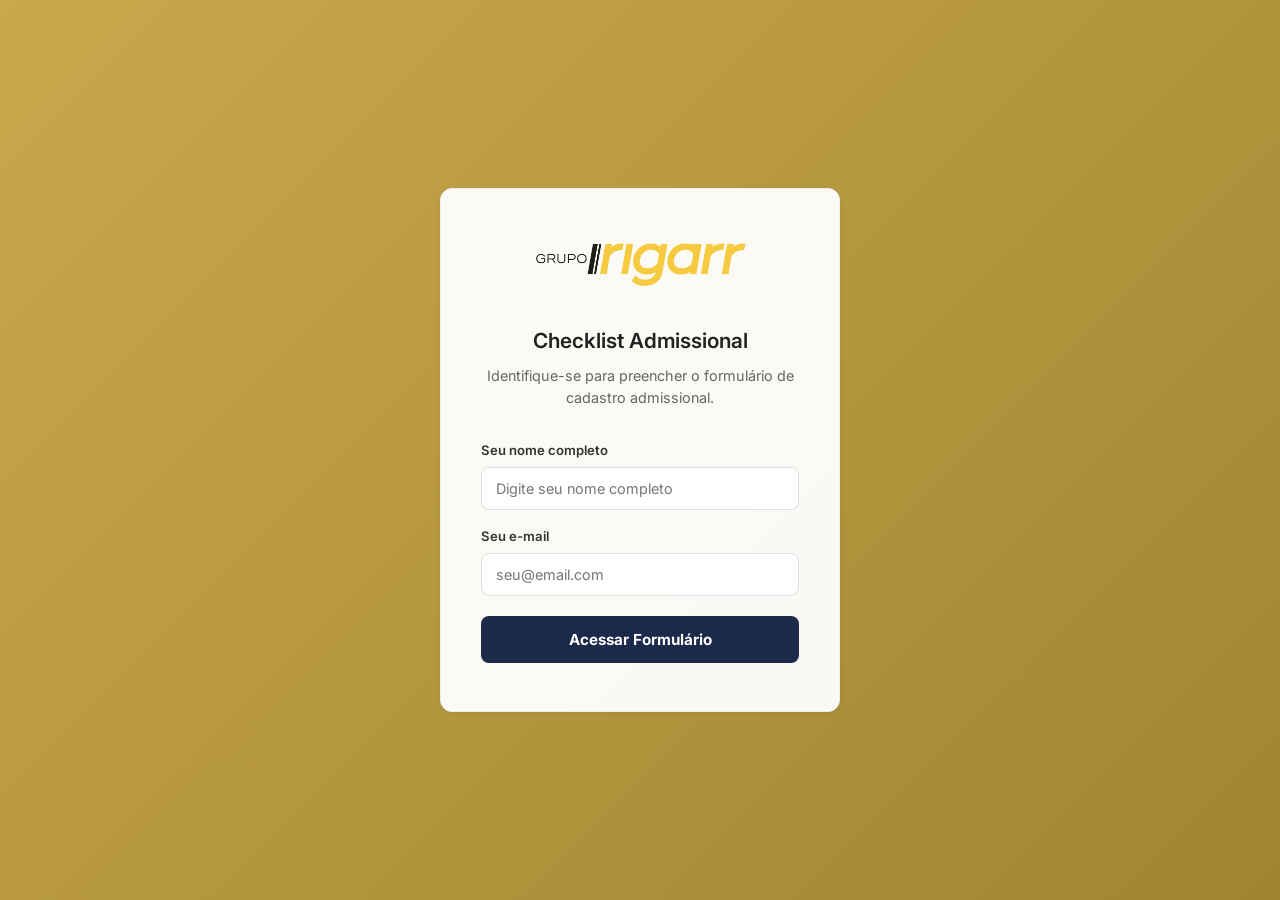
<file: index.html>
<!DOCTYPE html>
<html lang="pt-BR">
<head>
    <meta charset="UTF-8">
    <meta name="viewport" content="width=device-width, initial-scale=1.0">
    <title>Checklist Admissional - Grupo Rigarr</title>
    <link rel="icon" href="assets/logo-grupo-rigarr.png" type="image/png">
    <link rel="stylesheet" href="css/style.css?v=42">
    <link href="https://fonts.googleapis.com/css2?family=Inter:wght@400;500;600;700&display=swap" rel="stylesheet">

</head>
<body>

    <!-- TELA DE LOGIN SIMPLES -->
    <div id="login-screen" class="login-screen">
        <div class="login-card">
            <img src="assets/logo-grupo-rigarr.png" alt="Grupo Rigarr" class="login-logo">
            <h1>Checklist Admissional</h1>
            <p>Identifique-se para preencher o formulário de cadastro admissional.</p>
            <div class="login-form">
                <div class="login-field">
                    <label for="loginNome">Seu nome completo</label>
                    <input type="text" id="loginNome" placeholder="Digite seu nome completo" required>
                </div>
                <div class="login-field">
                    <label for="loginEmail">Seu e-mail</label>
                    <input type="email" id="loginEmail" placeholder="seu@email.com" required>
                </div>
                <button class="btn-login" onclick="entrarFormulario()">Acessar Formulário</button>
            </div>
            <p id="login-error" class="login-error" style="display:none;"></p>
        </div>
    </div>

    <!-- FORMULARIO PRINCIPAL -->
    <div id="app" class="app-form" style="display:none;">

        <!-- CONTEUDO -->
        <main class="main-content main-content-full">
            <header class="top-bar">
                <h2>Checklist Admissional</h2>
                <button type="submit" form="formAdmissional" class="btn-submit-top">Enviar</button>
            </header>

            <div class="form-container">
                <div class="form-header">
                    <img src="assets/logo-grupo-rigarr.png" alt="Grupo Rigarr" class="form-logo">
                    <p class="form-description">
                        Preencha todos os campos obrigatórios para o cadastro admissional.<br>
                        Documentos e informações são essenciais para o processo de contratação.
                    </p>
                </div>

                <form id="formAdmissional" novalidate>

                    <!-- ========== SEÇÃO 1 ========== -->
                    <div class="section-title">SEÇÃO 1 — DADOS DO COLABORADOR</div>
                    <p class="section-subtitle">Preencha com seus dados pessoais.</p>

                    <!-- Nome Completo -->
                    <div class="form-group">
                        <label for="nomeCompleto">Nome Completo <span class="required">*</span></label>
                        <input type="text" id="nomeCompleto" name="nomeCompleto" required placeholder="Digite seu nome completo">
                    </div>

                    <!-- Telefone -->
                    <div class="form-group">
                        <label for="telefone">Telefone <span class="required">*</span></label>
                        <input type="tel" id="telefone" name="telefone" required placeholder="Ex: (00) 00000-0000"
                            maxlength="15">
                        <small>Insira um número de telefone válido. Ex: (00) 00000-0000</small>
                    </div>

                    <!-- Data de Nascimento -->
                    <div class="form-group">
                        <label for="dataNascimento">Data de nascimento <span class="required">*</span></label>
                        <input type="date" id="dataNascimento" name="dataNascimento" required>
                    </div>

                    <!-- Sexo -->
                    <div class="form-group">
                        <label>Sexo <span class="required">*</span></label>
                        <div class="btn-group" id="sexoGroup">
                            <button type="button" class="btn-option" data-field="sexo" data-value="Masculino">Masculino</button>
                            <button type="button" class="btn-option" data-field="sexo" data-value="Feminino">Feminino</button>
                        </div>
                        <input type="hidden" id="sexo" name="sexo" required>
                    </div>

                    <!-- Certificado de Reservista (condicional: Masculino) -->
                    <div class="form-group conditional" id="reservistaGroup" style="display:none;">
                        <label for="certificadoReservista">Anexe seu Certificado de Reservista <span class="required">*</span></label>
                        <div class="file-upload" id="dropReservista">
                            <input type="file" id="certificadoReservista" name="certificadoReservista" accept=".pdf,.jpg,.jpeg,.png">
                            <div class="file-upload-label">
                                <span class="file-icon">&#128196;</span>
                                <span>Clique ou arraste o arquivo aqui</span>
                            </div>
                            <div class="file-name" id="fileNameReservista"></div>
                        </div>
                    </div>

                    <!-- Estado Civil -->
                    <div class="form-group">
                        <label>Estado civil <span class="required">*</span></label>
                        <div class="btn-group btn-group-wrap" id="estadoCivilGroup">
                            <button type="button" class="btn-option" data-field="estadoCivil" data-value="Solteiro(a)">Solteiro(a)</button>
                            <button type="button" class="btn-option" data-field="estadoCivil" data-value="Casado(a)">Casado(a)</button>
                            <button type="button" class="btn-option" data-field="estadoCivil" data-value="União estável">União estável</button>
                            <button type="button" class="btn-option" data-field="estadoCivil" data-value="Divorciado(a)">Divorciado(a)</button>
                            <button type="button" class="btn-option" data-field="estadoCivil" data-value="Viúvo(a)">Viúvo(a)</button>
                        </div>
                        <input type="hidden" id="estadoCivil" name="estadoCivil" required>
                    </div>

                    <!-- Certidão de Casamento (condicional: Casado/União estável) -->
                    <div class="form-group conditional" id="casamentoGroup" style="display:none;">
                        <label for="certidaoCasamento">Anexe sua Certidão de Casamento <span class="required">*</span></label>
                        <div class="file-upload" id="dropCasamento">
                            <input type="file" id="certidaoCasamento" name="certidaoCasamento" accept=".pdf,.jpg,.jpeg,.png">
                            <div class="file-upload-label">
                                <span class="file-icon">&#128196;</span>
                                <span>Clique ou arraste o arquivo aqui</span>
                            </div>
                            <div class="file-name" id="fileNameCasamento"></div>
                        </div>
                    </div>

                    <!-- Nome do Pai -->
                    <div class="form-group">
                        <label for="nomePai">Nome do pai <span class="required">*</span></label>
                        <input type="text" id="nomePai" name="nomePai" required placeholder="Nome completo do pai">
                    </div>

                    <!-- Nome da Mãe -->
                    <div class="form-group">
                        <label for="nomeMae">Nome da mãe <span class="required">*</span></label>
                        <input type="text" id="nomeMae" name="nomeMae" required placeholder="Nome completo da mãe">
                    </div>

                    <!-- RG -->
                    <div class="form-group">
                        <label for="rg">RG <span class="required">*</span></label>
                        <input type="text" id="rg" name="rg" required placeholder="Número do RG">
                    </div>

                    <!-- CPF -->
                    <div class="form-group">
                        <label for="cpf">CPF <span class="required">*</span></label>
                        <input type="text" id="cpf" name="cpf" required placeholder="000.000.000-00" maxlength="14">
                    </div>

                    <!-- Motorista -->
                    <div class="form-group">
                        <label>Você está sendo contratado para a função de Motorista? <span class="required">*</span></label>
                        <div class="btn-group" id="motoristaGroup">
                            <button type="button" class="btn-option" data-field="motorista" data-value="Sim">Sim</button>
                            <button type="button" class="btn-option" data-field="motorista" data-value="Não">Não</button>
                        </div>
                        <input type="hidden" id="motorista" name="motorista" required>
                    </div>

                    <!-- CNH (condicional: Motorista = Sim) -->
                    <div class="form-group conditional" id="cnhGroup" style="display:none;">
                        <label for="cnhDocumento">Anexe sua CNH <span class="required">*</span></label>
                        <div class="file-upload" id="dropCnh">
                            <input type="file" id="cnhDocumento" name="cnhDocumento" accept=".pdf,.jpg,.jpeg,.png">
                            <div class="file-upload-label">
                                <span class="file-icon">&#128196;</span>
                                <span>Clique ou arraste o arquivo aqui</span>
                            </div>
                            <div class="file-name" id="fileNameCnh"></div>
                        </div>
                    </div>

                    <!-- PIS -->
                    <div class="form-group">
                        <label for="pis">PIS</label>
                        <input type="text" id="pis" name="pis" placeholder="Número do PIS">
                    </div>

                    <!-- Comprovante PIS -->
                    <div class="form-group">
                        <label for="comprovantePis">Anexe um comprovante do seu número de PIS</label>
                        <div class="file-upload" id="dropPis">
                            <input type="file" id="comprovantePis" name="comprovantePis" accept=".pdf,.jpg,.jpeg,.png">
                            <div class="file-upload-label">
                                <span class="file-icon">&#128196;</span>
                                <span>Clique ou arraste o arquivo aqui</span>
                            </div>
                            <div class="file-name" id="fileNamePis"></div>
                        </div>
                        <small>Pode ser print do app Meu INSS, Carteira de Trabalho Digital ou outro documento oficial onde apareça o número do PIS de forma legível.</small>
                    </div>

                    <!-- Email -->
                    <div class="form-group">
                        <label for="emailColaborador">Email <span class="required">*</span></label>
                        <input type="email" id="emailColaborador" name="emailColaborador" required placeholder="seu@email.com">
                    </div>

                    <!-- Endereço Completo -->
                    <div class="form-group">
                        <label for="endereco">Endereço completo <span class="required">*</span></label>
                        <input type="text" id="endereco" name="endereco" required placeholder="Rua, número, complemento">
                    </div>

                    <!-- Bairro -->
                    <div class="form-group">
                        <label for="bairro">Bairro <span class="required">*</span></label>
                        <input type="text" id="bairro" name="bairro" required placeholder="Bairro">
                    </div>

                    <!-- Cidade/Estado -->
                    <div class="form-group">
                        <label for="cidadeEstado">Cidade/Estado <span class="required">*</span></label>
                        <select id="cidadeEstado" name="cidadeEstado" required>
                            <option value="">Selecione...</option>
                            <option value="AC">Acre (AC)</option>
                            <option value="AL">Alagoas (AL)</option>
                            <option value="AP">Amapá (AP)</option>
                            <option value="AM">Amazonas (AM)</option>
                            <option value="BA">Bahia (BA)</option>
                            <option value="CE">Ceará (CE)</option>
                            <option value="DF">Distrito Federal (DF)</option>
                            <option value="ES">Espírito Santo (ES)</option>
                            <option value="GO">Goiás (GO)</option>
                            <option value="MA">Maranhão (MA)</option>
                            <option value="MT">Mato Grosso (MT)</option>
                            <option value="MS">Mato Grosso do Sul (MS)</option>
                            <option value="MG">Minas Gerais (MG)</option>
                            <option value="PA">Pará (PA)</option>
                            <option value="PB">Paraíba (PB)</option>
                            <option value="PR">Paraná (PR)</option>
                            <option value="PE">Pernambuco (PE)</option>
                            <option value="PI">Piauí (PI)</option>
                            <option value="RJ">Rio de Janeiro (RJ)</option>
                            <option value="RN">Rio Grande do Norte (RN)</option>
                            <option value="RS">Rio Grande do Sul (RS)</option>
                            <option value="RO">Rondônia (RO)</option>
                            <option value="RR">Roraima (RR)</option>
                            <option value="SC">Santa Catarina (SC)</option>
                            <option value="SP">São Paulo (SP)</option>
                            <option value="SE">Sergipe (SE)</option>
                            <option value="TO">Tocantins (TO)</option>
                        </select>
                    </div>

                    <!-- Comprovante de Residência -->
                    <div class="form-group">
                        <label for="comprovanteResidencia">Anexe o Comprovante de Residência <span class="required">*</span></label>
                        <div class="file-upload" id="dropResidencia">
                            <input type="file" id="comprovanteResidencia" name="comprovanteResidencia" required accept=".pdf,.jpg,.jpeg,.png">
                            <div class="file-upload-label">
                                <span class="file-icon">&#128196;</span>
                                <span>Clique ou arraste o arquivo aqui</span>
                            </div>
                            <div class="file-name" id="fileNameResidencia"></div>
                        </div>
                        <small>Insira SOMENTE o comprovante de residência atualizado (últimos 90 dias, com seu nome ou de responsável legal).</small>
                    </div>

                    <!-- Escolaridade -->
                    <div class="form-group">
                        <label>Escolaridade <span class="required">*</span></label>
                        <div class="btn-group btn-group-wrap" id="escolaridadeGroup">
                            <button type="button" class="btn-option" data-field="escolaridade" data-value="Ensino Fundamental Incompleto">Ensino Fundamental Incompleto</button>
                            <button type="button" class="btn-option" data-field="escolaridade" data-value="Ensino Fundamental Completo">Ensino Fundamental Completo</button>
                            <button type="button" class="btn-option" data-field="escolaridade" data-value="Ensino Médio Incompleto">Ensino Médio Incompleto</button>
                            <button type="button" class="btn-option" data-field="escolaridade" data-value="Ensino Médio Completo">Ensino Médio Completo</button>
                            <button type="button" class="btn-option" data-field="escolaridade" data-value="Ensino Superior Incompleto">Ensino Superior Incompleto</button>
                            <button type="button" class="btn-option" data-field="escolaridade" data-value="Ensino Superior Completo">Ensino Superior Completo</button>
                            <button type="button" class="btn-option" data-field="escolaridade" data-value="Pós-graduação">Pós-graduação</button>
                            <button type="button" class="btn-option" data-field="escolaridade" data-value="Mestrado/Doutorado">Mestrado/Doutorado</button>
                            <button type="button" class="btn-option" data-field="escolaridade" data-value="Outro">Outro</button>
                        </div>
                        <input type="hidden" id="escolaridade" name="escolaridade" required>
                    </div>

                    <!-- Comprovante Escolaridade (aparece só após selecionar escolaridade) -->
                    <div class="form-group" id="grupoComprovanteEscolaridade" style="display:none;">
                        <label for="comprovanteEscolaridade">Anexe o Comprovante de Escolaridade <span class="required">*</span></label>
                        <div class="file-upload" id="dropEscolaridade">
                            <input type="file" id="comprovanteEscolaridade" name="comprovanteEscolaridade" required accept=".pdf,.jpg,.jpeg,.png">
                            <div class="file-upload-label">
                                <span class="file-icon">&#128196;</span>
                                <span>Clique ou arraste o arquivo aqui</span>
                            </div>
                            <div class="file-name" id="fileNameEscolaridade"></div>
                        </div>
                        <small>Insira SOMENTE o comprovante de escolaridade (certificado, diploma ou declaração).</small>
                    </div>

                    <!-- Conta Itaú -->
                    <div class="form-group">
                        <label>Possui conta no Itaú? <span class="required">*</span></label>
                        <div class="btn-group" id="contaItauGroup">
                            <button type="button" class="btn-option" data-field="contaItau" data-value="Sim">Sim</button>
                            <button type="button" class="btn-option" data-field="contaItau" data-value="Não">Não</button>
                        </div>
                        <input type="hidden" id="contaItau" name="contaItau" required>
                    </div>

                    <!-- Filhos -->
                    <div class="form-group">
                        <label>Possui filhos? <span class="required">*</span></label>
                        <div class="btn-group" id="filhosGroup">
                            <button type="button" class="btn-option" data-field="filhos" data-value="Sim">Sim</button>
                            <button type="button" class="btn-option" data-field="filhos" data-value="Não">Não</button>
                        </div>
                        <input type="hidden" id="filhos" name="filhos" required>
                    </div>

                    <!-- Certidão de Nascimento dos Filhos (condicional: Filhos = Sim) -->
                    <div class="form-group conditional" id="filhosDocGroup" style="display:none;">
                        <label for="certidaoFilhos">Anexe a Certidão de Nascimento dos filhos <span class="required">*</span></label>
                        <div class="file-upload" id="dropFilhos">
                            <input type="file" id="certidaoFilhos" name="certidaoFilhos" accept=".pdf,.jpg,.jpeg,.png" multiple>
                            <div class="file-upload-label">
                                <span class="file-icon">&#128196;</span>
                                <span>Clique ou arraste os arquivos aqui (múltiplos permitidos)</span>
                            </div>
                            <div class="file-name" id="fileNameFilhos"></div>
                        </div>
                    </div>

                    <!-- ========== SEÇÃO 2 ========== -->
                    <div class="section-title">SEÇÃO 2 — DOCUMENTOS DO COLABORADOR</div>
                    <p class="section-subtitle">Faça upload dos documentos obrigatórios.</p>

                    <!-- CTPS Digital -->
                    <div class="form-group">
                        <label for="ctpsDigital">Anexe sua CTPS Digital <span class="required">*</span></label>
                        <div class="file-upload" id="dropCtps">
                            <input type="file" id="ctpsDigital" name="ctpsDigital" required accept=".pdf,.jpg,.jpeg,.png">
                            <div class="file-upload-label">
                                <span class="file-icon">&#128196;</span>
                                <span>Clique ou arraste o arquivo aqui</span>
                            </div>
                            <div class="file-name" id="fileNameCtps"></div>
                        </div>
                    </div>

                    <!-- PDF Carteira de Trabalho Digital -->
                    <div class="form-group">
                        <label for="pdfCarteiraTrabalho">Envie um PDF da Carteira de Trabalho Digital <span class="required">*</span></label>
                        <div class="file-upload" id="dropCarteira">
                            <input type="file" id="pdfCarteiraTrabalho" name="pdfCarteiraTrabalho" required accept=".pdf">
                            <div class="file-upload-label">
                                <span class="file-icon">&#128196;</span>
                                <span>Clique ou arraste o arquivo aqui</span>
                            </div>
                            <div class="file-name" id="fileNameCarteira"></div>
                        </div>
                        <small>Envie um PDF da Carteira de Trabalho Digital onde apareçam seus dados pessoais (nome completo) e número do CPF de forma legível. Caso tenha dificuldade para acessar, informe para que possamos orientar.</small>
                    </div>

                    <!-- Foto 3x4 -->
                    <div class="form-group">
                        <label for="foto3x4">Envie uma foto recente <span class="required">*</span></label>
                        <div class="file-upload" id="dropFoto">
                            <input type="file" id="foto3x4" name="foto3x4" required accept=".jpg,.jpeg,.png">
                            <div class="file-upload-label">
                                <span class="file-icon">&#128247;</span>
                                <span>Clique ou arraste a foto aqui</span>
                            </div>
                            <div class="file-name" id="fileNameFoto"></div>
                        </div>
                        <small>Envie uma foto recente, de frente, com boa iluminação e fundo neutro. Pode ser uma selfie em boa qualidade. Não utilize boné, óculos escuros ou qualquer acessório que cubra o rosto.</small>
                    </div>

                    <!-- Documento de Etnia -->
                    <div class="form-group">
                        <label>Você recebeu o documento de etnia?</label>
                        <div class="btn-group" id="etniaGroup">
                            <button type="button" class="btn-option" data-field="documentoEtnia" data-value="Sim">Sim</button>
                            <button type="button" class="btn-option" data-field="documentoEtnia" data-value="Não">Não</button>
                        </div>
                        <input type="hidden" id="documentoEtnia" name="documentoEtnia">
                    </div>

                    <!-- Vale Transporte -->
                    <div class="form-group">
                        <label>Você recebeu o formulário de vale transporte?</label>
                        <div class="btn-group" id="valeTransporteGroup">
                            <button type="button" class="btn-option" data-field="valeTransporte" data-value="Sim">Sim</button>
                            <button type="button" class="btn-option" data-field="valeTransporte" data-value="Não">Não</button>
                        </div>
                        <input type="hidden" id="valeTransporte" name="valeTransporte">
                    </div>

                    <!-- Declaração -->
                    <div class="form-group">
                        <label>Declaro que as informações e documentos enviados são verdadeiros. <span class="required">*</span></label>
                        <div class="btn-group" id="declaracaoGroup">
                            <button type="button" class="btn-option" data-field="declaracao" data-value="Sim">Sim</button>
                            <button type="button" class="btn-option" data-field="declaracao" data-value="Não">Não</button>
                        </div>
                        <input type="hidden" id="declaracao" name="declaracao" required>
                    </div>

                    <!-- Botão Enviar -->
                    <div class="form-actions">
                        <button type="submit" class="btn-submit" id="btnSubmit">
                            <span class="btn-text">Enviar Cadastro</span>
                            <span class="btn-loading" style="display:none;">
                                <span class="spinner"></span> Enviando...
                            </span>
                        </button>
                    </div>

                </form>

                <!-- Mensagem de sucesso -->
                <div id="successMessage" class="success-message" style="display:none;">
                    <div class="success-icon">&#10004;</div>
                    <h2>Cadastro enviado com sucesso!</h2>
                    <p>Seus dados e documentos foram recebidos pelo RH do Grupo Rigarr.</p>
                    <p style="margin-top:8px; color:#666; font-size:0.95rem;">Obrigado por preencher o formulário. Você já pode fechar esta página.</p>
                </div>
            </div>
        </main>
    </div>

    <script src="js/config-empresas.js?v=42"></script>
    <script src="js/script.js?v=42"></script>
    <script>
        // Aplicar tema da empresa ao carregar
        const empresaAtual = detectarEmpresa();
        aplicarTemaEmpresa(empresaAtual);
    </script>
</body>
</html>
</file>
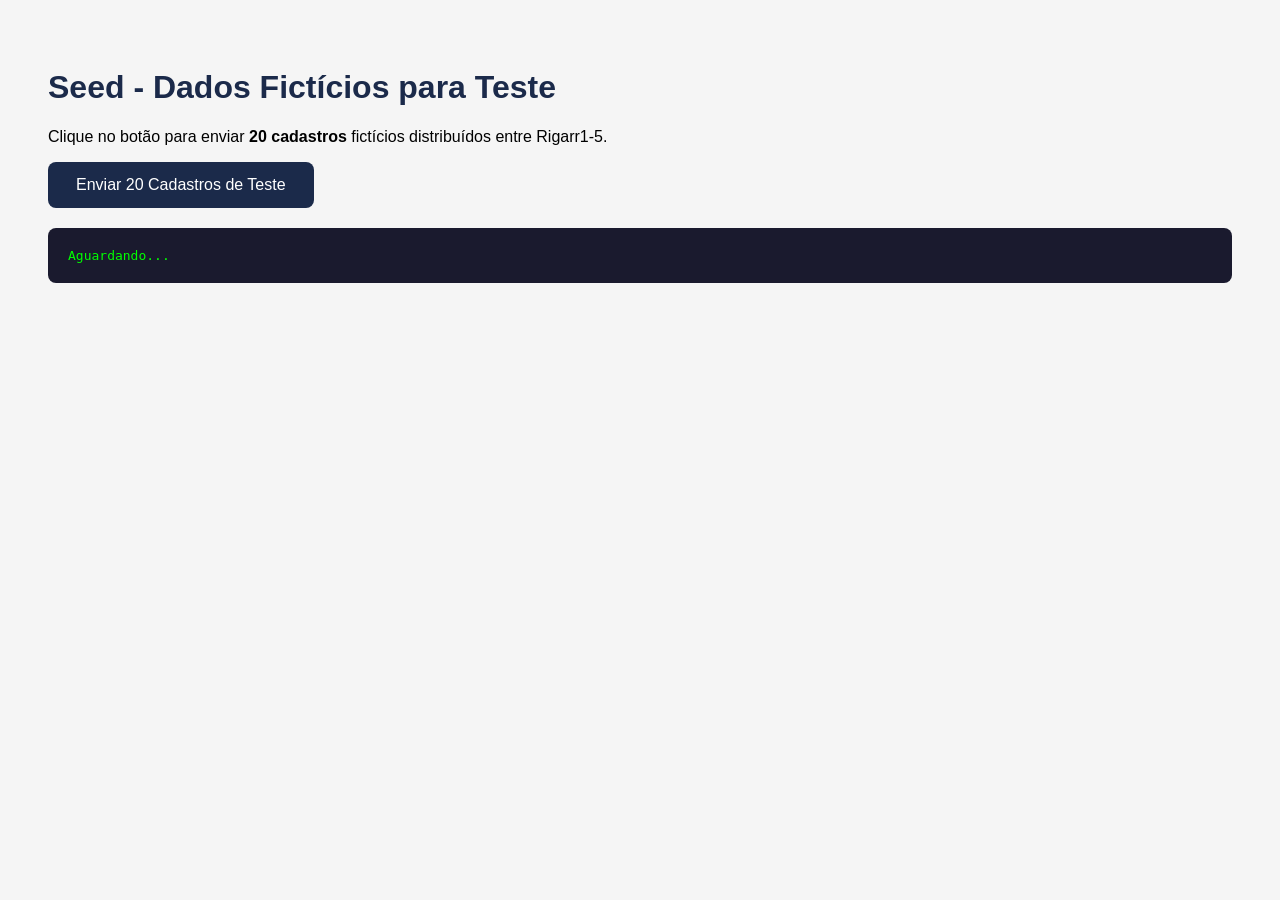
<file: seed-test-data.html>
<!DOCTYPE html>
<html lang="pt-BR">
<head>
    <meta charset="UTF-8">
    <title>Seed Test Data</title>
    <style>
        body { font-family: 'Inter', sans-serif; padding: 40px; background: #f5f5f5; }
        .log { background: #1a1a2e; color: #0f0; padding: 20px; border-radius: 8px; font-family: monospace; font-size: 13px; max-height: 500px; overflow-y: auto; white-space: pre-wrap; }
        button { padding: 14px 28px; font-size: 16px; background: #1B2A4A; color: #fff; border: none; border-radius: 8px; cursor: pointer; margin-bottom: 20px; }
        button:hover { background: #2a3f6b; }
        button:disabled { opacity: 0.5; cursor: not-allowed; }
        h1 { color: #1B2A4A; }
    </style>
</head>
<body>
    <h1>Seed - Dados Fictícios para Teste</h1>
    <p>Clique no botão para enviar <strong>20 cadastros</strong> fictícios distribuídos entre Rigarr1-5.</p>
    <button id="btnSeed" onclick="seedData()">Enviar 20 Cadastros de Teste</button>
    <div id="log" class="log">Aguardando...</div>

    <script>
        const URL = 'https://script.google.com/macros/s/AKfycbxuRCHmYn6zrUfYtx_JdSzygiGQJEW1JYBBG2uSWeaNB9UxqLUa7Dg4-yDOhcjUIDBu/exec';

        const logEl = document.getElementById('log');
        function log(msg) {
            logEl.textContent += '\n' + msg;
            logEl.scrollTop = logEl.scrollHeight;
        }

        const FAKE_PNG_BASE64 = 'iVBORw0KGgoAAAANSUhEUgAAAAEAAAABCAYAAAAfFcSJAAAADUlEQVR42mNk+M9QDwADhgGAWjR9awAAAABJRU5ErkJggg==';
        const FAKE_PDF_BASE64 = '[base64]';

        function fakeFile(name, type) {
            return { name, type, size: 1024, data: type === 'application/pdf' ? FAKE_PDF_BASE64 : FAKE_PNG_BASE64 };
        }

        const empresas = ['Rigarr1', 'Rigarr2', 'Rigarr3', 'Rigarr4', 'Rigarr5'];
        const sexos = ['Masculino', 'Feminino'];
        const estadosCivis = ['Solteiro(a)', 'Casado(a)', 'União estável', 'Divorciado(a)'];
        const escolaridades = ['Ensino Fundamental Completo', 'Ensino Médio Completo', 'Ensino Técnico', 'Ensino Superior Completo', 'Pós-Graduação'];

        const testCadastros = [
            // ===== RIGARR1 (4 pessoas) =====
            {
                empresa: 'Rigarr1', nomeCompleto: 'Carlos Eduardo Silva', telefone: '(11) 98765-4321',
                dataNascimento: '1990-05-15', sexo: 'Masculino', estadoCivil: 'Casado(a)',
                nomePai: 'José Roberto Silva', nomeMae: 'Maria Aparecida Silva',
                rg: '34.567.890-1', cpf: '123.456.789-00', motorista: 'Sim', pis: '123.45678.90-1',
                emailColaborador: 'carlos.silva@gmail.com', endereco: 'Rua das Palmeiras, 450, Apto 12',
                bairro: 'Jardim Paulista', cidadeEstado: 'São Paulo/SP', escolaridade: 'Ensino Superior Completo',
                contaItau: 'Sim', filhos: 'Sim', documentoEtnia: 'Sim', valeTransporte: 'Sim', declaracao: 'Sim'
            },
            {
                empresa: 'Rigarr1', nomeCompleto: 'Fernanda Rodrigues Lima', telefone: '(11) 97654-8899',
                dataNascimento: '1993-08-22', sexo: 'Feminino', estadoCivil: 'Solteiro(a)',
                nomePai: 'Marcos Rodrigues', nomeMae: 'Cláudia Lima Rodrigues',
                rg: '11.222.333-4', cpf: '111.222.333-44', motorista: 'Não', pis: '111.22233.34-5',
                emailColaborador: 'fernanda.lima@gmail.com', endereco: 'Rua Augusta, 1500',
                bairro: 'Consolação', cidadeEstado: 'São Paulo/SP', escolaridade: 'Pós-Graduação',
                contaItau: 'Sim', filhos: 'Não', documentoEtnia: 'Não', valeTransporte: 'Sim', declaracao: 'Sim'
            },
            {
                empresa: 'Rigarr1', nomeCompleto: 'Ricardo Alves Pereira', telefone: '(11) 96543-2100',
                dataNascimento: '1987-01-10', sexo: 'Masculino', estadoCivil: 'Divorciado(a)',
                nomePai: 'Pedro Alves Pereira', nomeMae: 'Sônia Maria Alves',
                rg: '22.333.444-5', cpf: '222.333.444-55', motorista: 'Sim', pis: '222.33344.45-6',
                emailColaborador: 'ricardo.pereira@hotmail.com', endereco: 'Av. Paulista, 900, Cj 45',
                bairro: 'Bela Vista', cidadeEstado: 'São Paulo/SP', escolaridade: 'Ensino Médio Completo',
                contaItau: 'Não', filhos: 'Sim', documentoEtnia: 'Sim', valeTransporte: 'Não', declaracao: 'Sim'
            },
            {
                empresa: 'Rigarr1', nomeCompleto: 'Patrícia Souza Nunes', telefone: '(11) 95432-1098',
                dataNascimento: '1996-11-28', sexo: 'Feminino', estadoCivil: 'Casado(a)',
                nomePai: 'Luiz Souza', nomeMae: 'Helena Nunes Souza',
                rg: '33.444.555-6', cpf: '333.444.555-66', motorista: 'Não', pis: '333.44455.56-7',
                emailColaborador: 'patricia.nunes@yahoo.com', endereco: 'Rua Oscar Freire, 200',
                bairro: 'Pinheiros', cidadeEstado: 'São Paulo/SP', escolaridade: 'Ensino Superior Completo',
                contaItau: 'Sim', filhos: 'Não', documentoEtnia: 'Não', valeTransporte: 'Sim', declaracao: 'Sim'
            },

            // ===== RIGARR2 (4 pessoas) =====
            {
                empresa: 'Rigarr2', nomeCompleto: 'Ana Paula Oliveira', telefone: '(21) 99876-5432',
                dataNascimento: '1988-11-22', sexo: 'Feminino', estadoCivil: 'Solteiro(a)',
                nomePai: 'Fernando Oliveira', nomeMae: 'Regina Célia Oliveira',
                rg: '44.555.666-7', cpf: '987.654.321-00', motorista: 'Não', pis: '987.65432.10-2',
                emailColaborador: 'ana.oliveira@hotmail.com', endereco: 'Av. Brasil, 1200, Bloco B',
                bairro: 'Centro', cidadeEstado: 'Rio de Janeiro/RJ', escolaridade: 'Ensino Médio Completo',
                contaItau: 'Não', filhos: 'Não', documentoEtnia: 'Não', valeTransporte: 'Sim', declaracao: 'Sim'
            },
            {
                empresa: 'Rigarr2', nomeCompleto: 'Diego Martins Costa', telefone: '(21) 98765-1234',
                dataNascimento: '1991-04-17', sexo: 'Masculino', estadoCivil: 'Casado(a)',
                nomePai: 'Gilberto Martins', nomeMae: 'Rosana Costa Martins',
                rg: '55.666.777-8', cpf: '444.555.666-77', motorista: 'Sim', pis: '444.55566.67-8',
                emailColaborador: 'diego.costa@gmail.com', endereco: 'Rua Copacabana, 350, Apto 8',
                bairro: 'Copacabana', cidadeEstado: 'Rio de Janeiro/RJ', escolaridade: 'Ensino Técnico',
                contaItau: 'Sim', filhos: 'Sim', documentoEtnia: 'Sim', valeTransporte: 'Não', declaracao: 'Sim'
            },
            {
                empresa: 'Rigarr2', nomeCompleto: 'Luciana Barbosa Freitas', telefone: '(21) 97654-9876',
                dataNascimento: '1994-09-05', sexo: 'Feminino', estadoCivil: 'União estável',
                nomePai: 'Renato Barbosa', nomeMae: 'Marta Freitas Barbosa',
                rg: '66.777.888-9', cpf: '555.666.777-88', motorista: 'Não', pis: '555.66677.78-9',
                emailColaborador: 'luciana.freitas@outlook.com', endereco: 'Rua Barata Ribeiro, 78',
                bairro: 'Botafogo', cidadeEstado: 'Rio de Janeiro/RJ', escolaridade: 'Ensino Superior Completo',
                contaItau: 'Não', filhos: 'Sim', documentoEtnia: 'Não', valeTransporte: 'Sim', declaracao: 'Sim'
            },
            {
                empresa: 'Rigarr2', nomeCompleto: 'Thiago Ramos Araújo', telefone: '(21) 96543-8765',
                dataNascimento: '1986-02-14', sexo: 'Masculino', estadoCivil: 'Solteiro(a)',
                nomePai: 'Osvaldo Ramos', nomeMae: 'Eliane Araújo Ramos',
                rg: '77.888.999-0', cpf: '666.777.888-99', motorista: 'Sim', pis: '666.77788.89-0',
                emailColaborador: 'thiago.araujo@gmail.com', endereco: 'Av. Atlântica, 500',
                bairro: 'Leme', cidadeEstado: 'Rio de Janeiro/RJ', escolaridade: 'Ensino Fundamental Completo',
                contaItau: 'Sim', filhos: 'Não', documentoEtnia: 'Sim', valeTransporte: 'Sim', declaracao: 'Sim'
            },

            // ===== RIGARR3 (4 pessoas) =====
            {
                empresa: 'Rigarr3', nomeCompleto: 'Roberto Santos Ferreira', telefone: '(31) 97654-3210',
                dataNascimento: '1995-03-08', sexo: 'Masculino', estadoCivil: 'União estável',
                nomePai: 'Antônio Marcos Ferreira', nomeMae: 'Sandra Maria Santos',
                rg: '88.999.000-1', cpf: '456.789.012-33', motorista: 'Sim', pis: '456.78901.23-4',
                emailColaborador: 'roberto.ferreira@yahoo.com', endereco: 'Rua Minas Gerais, 89',
                bairro: 'Savassi', cidadeEstado: 'Belo Horizonte/MG', escolaridade: 'Ensino Técnico',
                contaItau: 'Sim', filhos: 'Sim', documentoEtnia: 'Sim', valeTransporte: 'Não', declaracao: 'Sim'
            },
            {
                empresa: 'Rigarr3', nomeCompleto: 'Camila Teixeira Brito', telefone: '(31) 98876-5544',
                dataNascimento: '1997-06-19', sexo: 'Feminino', estadoCivil: 'Solteiro(a)',
                nomePai: 'Ademir Teixeira', nomeMae: 'Valéria Brito Teixeira',
                rg: '99.000.111-2', cpf: '777.888.999-00', motorista: 'Não', pis: '777.88899.90-1',
                emailColaborador: 'camila.brito@gmail.com', endereco: 'Rua da Bahia, 1450',
                bairro: 'Funcionários', cidadeEstado: 'Belo Horizonte/MG', escolaridade: 'Ensino Superior Completo',
                contaItau: 'Não', filhos: 'Não', documentoEtnia: 'Não', valeTransporte: 'Sim', declaracao: 'Sim'
            },
            {
                empresa: 'Rigarr3', nomeCompleto: 'André Luiz Moreira', telefone: '(31) 99765-4433',
                dataNascimento: '1989-12-01', sexo: 'Masculino', estadoCivil: 'Casado(a)',
                nomePai: 'Cícero Moreira', nomeMae: 'Ivone Luiz Moreira',
                rg: '10.111.222-3', cpf: '888.999.000-11', motorista: 'Não', pis: '888.99900.01-2',
                emailColaborador: 'andre.moreira@hotmail.com', endereco: 'Av. Afonso Pena, 3000, Sala 12',
                bairro: 'Mangabeiras', cidadeEstado: 'Belo Horizonte/MG', escolaridade: 'Pós-Graduação',
                contaItau: 'Sim', filhos: 'Sim', documentoEtnia: 'Sim', valeTransporte: 'Não', declaracao: 'Sim'
            },
            {
                empresa: 'Rigarr3', nomeCompleto: 'Isabela Campos Rocha', telefone: '(31) 96654-3322',
                dataNascimento: '1992-10-25', sexo: 'Feminino', estadoCivil: 'Divorciado(a)',
                nomePai: 'Geraldo Campos', nomeMae: 'Neide Rocha Campos',
                rg: '11.222.333-4', cpf: '999.000.111-22', motorista: 'Sim', pis: '999.00011.12-3',
                emailColaborador: 'isabela.rocha@outlook.com', endereco: 'Rua Sergipe, 680',
                bairro: 'Boa Viagem', cidadeEstado: 'Belo Horizonte/MG', escolaridade: 'Ensino Médio Completo',
                contaItau: 'Não', filhos: 'Sim', documentoEtnia: 'Não', valeTransporte: 'Sim', declaracao: 'Sim'
            },

            // ===== RIGARR4 (4 pessoas) =====
            {
                empresa: 'Rigarr4', nomeCompleto: 'Juliana Costa Mendes', telefone: '(41) 98543-2109',
                dataNascimento: '1992-07-30', sexo: 'Feminino', estadoCivil: 'Casado(a)',
                nomePai: 'Paulo Henrique Mendes', nomeMae: 'Luciana Costa Mendes',
                rg: '12.333.444-5', cpf: '789.012.345-66', motorista: 'Não', pis: '789.01234.56-7',
                emailColaborador: 'juliana.mendes@gmail.com', endereco: 'Rua XV de Novembro, 300, Sala 5',
                bairro: 'Batel', cidadeEstado: 'Curitiba/PR', escolaridade: 'Pós-Graduação',
                contaItau: 'Sim', filhos: 'Não', documentoEtnia: 'Não', valeTransporte: 'Sim', declaracao: 'Sim'
            },
            {
                empresa: 'Rigarr4', nomeCompleto: 'Felipe Gonçalves Dias', telefone: '(41) 97432-1098',
                dataNascimento: '1990-01-05', sexo: 'Masculino', estadoCivil: 'Solteiro(a)',
                nomePai: 'Sérgio Gonçalves', nomeMae: 'Beatriz Dias Gonçalves',
                rg: '13.444.555-6', cpf: '100.200.300-40', motorista: 'Sim', pis: '100.20030.04-1',
                emailColaborador: 'felipe.dias@gmail.com', endereco: 'Rua Marechal Deodoro, 850',
                bairro: 'Centro Cívico', cidadeEstado: 'Curitiba/PR', escolaridade: 'Ensino Superior Completo',
                contaItau: 'Não', filhos: 'Não', documentoEtnia: 'Sim', valeTransporte: 'Sim', declaracao: 'Sim'
            },
            {
                empresa: 'Rigarr4', nomeCompleto: 'Mariana Vieira Lopes', telefone: '(41) 96321-0987',
                dataNascimento: '1998-05-12', sexo: 'Feminino', estadoCivil: 'União estável',
                nomePai: 'Eduardo Vieira', nomeMae: 'Cristina Lopes Vieira',
                rg: '14.555.666-7', cpf: '200.300.400-50', motorista: 'Não', pis: '200.30040.05-2',
                emailColaborador: 'mariana.lopes@yahoo.com', endereco: 'Av. Sete de Setembro, 1200',
                bairro: 'Água Verde', cidadeEstado: 'Curitiba/PR', escolaridade: 'Ensino Técnico',
                contaItau: 'Sim', filhos: 'Sim', documentoEtnia: 'Não', valeTransporte: 'Não', declaracao: 'Sim'
            },
            {
                empresa: 'Rigarr4', nomeCompleto: 'Bruno Henrique Castro', telefone: '(41) 95210-9876',
                dataNascimento: '1985-08-20', sexo: 'Masculino', estadoCivil: 'Casado(a)',
                nomePai: 'Valdir Castro', nomeMae: 'Aparecida Henrique Castro',
                rg: '15.666.777-8', cpf: '300.400.500-60', motorista: 'Sim', pis: '300.40050.06-3',
                emailColaborador: 'bruno.castro@hotmail.com', endereco: 'Rua Comendador Araújo, 445',
                bairro: 'Rebouças', cidadeEstado: 'Curitiba/PR', escolaridade: 'Ensino Médio Completo',
                contaItau: 'Sim', filhos: 'Sim', documentoEtnia: 'Sim', valeTransporte: 'Sim', declaracao: 'Sim'
            },

            // ===== RIGARR5 (4 pessoas) =====
            {
                empresa: 'Rigarr5', nomeCompleto: 'Marcos Vinícius Almeida', telefone: '(51) 99432-1098',
                dataNascimento: '1985-12-03', sexo: 'Masculino', estadoCivil: 'Divorciado(a)',
                nomePai: 'Jorge Luiz Almeida', nomeMae: 'Teresa Cristina Almeida',
                rg: '16.777.888-9', cpf: '321.654.987-00', motorista: 'Sim', pis: '321.65498.70-8',
                emailColaborador: 'marcos.almeida@outlook.com', endereco: 'Av. Ipiranga, 6681',
                bairro: 'Partenon', cidadeEstado: 'Porto Alegre/RS', escolaridade: 'Ensino Fundamental Completo',
                contaItau: 'Não', filhos: 'Sim', documentoEtnia: 'Sim', valeTransporte: 'Sim', declaracao: 'Sim'
            },
            {
                empresa: 'Rigarr5', nomeCompleto: 'Gabriela Fonseca Ribeiro', telefone: '(51) 98321-0987',
                dataNascimento: '1994-02-28', sexo: 'Feminino', estadoCivil: 'Solteiro(a)',
                nomePai: 'Márcio Fonseca', nomeMae: 'Denise Ribeiro Fonseca',
                rg: '17.888.999-0', cpf: '400.500.600-70', motorista: 'Não', pis: '400.50060.07-4',
                emailColaborador: 'gabriela.ribeiro@gmail.com', endereco: 'Rua dos Andradas, 1001',
                bairro: 'Centro Histórico', cidadeEstado: 'Porto Alegre/RS', escolaridade: 'Ensino Superior Completo',
                contaItau: 'Sim', filhos: 'Não', documentoEtnia: 'Não', valeTransporte: 'Sim', declaracao: 'Sim'
            },
            {
                empresa: 'Rigarr5', nomeCompleto: 'Rafael Pinto Cardoso', telefone: '(51) 97210-9876',
                dataNascimento: '1991-07-16', sexo: 'Masculino', estadoCivil: 'Casado(a)',
                nomePai: 'Valdemar Pinto', nomeMae: 'Lúcia Cardoso Pinto',
                rg: '18.999.000-1', cpf: '500.600.700-80', motorista: 'Sim', pis: '500.60070.08-5',
                emailColaborador: 'rafael.cardoso@yahoo.com', endereco: 'Av. Protásio Alves, 3200',
                bairro: 'Petrópolis', cidadeEstado: 'Porto Alegre/RS', escolaridade: 'Ensino Técnico',
                contaItau: 'Não', filhos: 'Sim', documentoEtnia: 'Sim', valeTransporte: 'Não', declaracao: 'Sim'
            },
            {
                empresa: 'Rigarr5', nomeCompleto: 'Aline Nascimento Duarte', telefone: '(51) 96109-8765',
                dataNascimento: '1999-04-09', sexo: 'Feminino', estadoCivil: 'Solteiro(a)',
                nomePai: 'Rogério Nascimento', nomeMae: 'Simone Duarte Nascimento',
                rg: '19.000.111-2', cpf: '600.700.800-90', motorista: 'Não', pis: '600.70080.09-6',
                emailColaborador: 'aline.duarte@hotmail.com', endereco: 'Rua Voluntários da Pátria, 555',
                bairro: 'Cidade Baixa', cidadeEstado: 'Porto Alegre/RS', escolaridade: 'Ensino Médio Completo',
                contaItau: 'Sim', filhos: 'Não', documentoEtnia: 'Não', valeTransporte: 'Sim', declaracao: 'Sim'
            }
        ];

        function buildFiles(cad) {
            const files = {};
            // Arquivos base que todos têm
            files.comprovantePis = fakeFile('pis_' + cad.nomeCompleto.split(' ')[0].toLowerCase() + '.pdf', 'application/pdf');
            files.comprovanteResidencia = fakeFile('residencia_' + cad.nomeCompleto.split(' ')[0].toLowerCase() + '.pdf', 'application/pdf');
            files.comprovanteEscolaridade = fakeFile('escolaridade_' + cad.nomeCompleto.split(' ')[0].toLowerCase() + '.pdf', 'application/pdf');
            files.ctpsDigital = fakeFile('ctps_' + cad.nomeCompleto.split(' ')[0].toLowerCase() + '.pdf', 'application/pdf');
            files.pdfCarteiraTrabalho = fakeFile('carteira_' + cad.nomeCompleto.split(' ')[0].toLowerCase() + '.pdf', 'application/pdf');
            files.foto3x4 = fakeFile('foto_' + cad.nomeCompleto.split(' ')[0].toLowerCase() + '.png', 'image/png');

            // Condicionais
            if (cad.sexo === 'Masculino') {
                files.certificadoReservista = fakeFile('reservista_' + cad.nomeCompleto.split(' ')[0].toLowerCase() + '.pdf', 'application/pdf');
            }
            if (cad.estadoCivil === 'Casado(a)' || cad.estadoCivil === 'União estável') {
                files.certidaoCasamento = fakeFile('casamento_' + cad.nomeCompleto.split(' ')[0].toLowerCase() + '.pdf', 'application/pdf');
            }
            if (cad.motorista === 'Sim') {
                files.cnhDocumento = fakeFile('cnh_' + cad.nomeCompleto.split(' ')[0].toLowerCase() + '.jpg', 'image/jpeg');
            }
            if (cad.filhos === 'Sim') {
                files.certidaoFilhos = fakeFile('filhos_' + cad.nomeCompleto.split(' ')[0].toLowerCase() + '.pdf', 'application/pdf');
            }
            return files;
        }

        async function seedData() {
            const btn = document.getElementById('btnSeed');
            btn.disabled = true;
            logEl.textContent = 'Iniciando envio de 20 cadastros de teste...';

            for (let i = 0; i < testCadastros.length; i++) {
                const cad = testCadastros[i];
                log(`\n[${i + 1}/20] Enviando: ${cad.nomeCompleto} (${cad.empresa})...`);

                const payload = {
                    formData: {
                        timestamp: new Date().toLocaleString('pt-BR'),
                        empresa: cad.empresa,
                        enviadoPor: cad.emailColaborador,
                        nomeCompleto: cad.nomeCompleto,
                        telefone: cad.telefone,
                        dataNascimento: cad.dataNascimento,
                        sexo: cad.sexo,
                        estadoCivil: cad.estadoCivil,
                        nomePai: cad.nomePai,
                        nomeMae: cad.nomeMae,
                        rg: cad.rg,
                        cpf: cad.cpf,
                        motorista: cad.motorista,
                        pis: cad.pis,
                        emailColaborador: cad.emailColaborador,
                        endereco: cad.endereco,
                        bairro: cad.bairro,
                        cidadeEstado: cad.cidadeEstado,
                        escolaridade: cad.escolaridade,
                        contaItau: cad.contaItau,
                        filhos: cad.filhos,
                        documentoEtnia: cad.documentoEtnia,
                        valeTransporte: cad.valeTransporte,
                        declaracao: cad.declaracao
                    },
                    files: buildFiles(cad),
                    nomeColaborador: cad.nomeCompleto
                };

                try {
                    const response = await fetch(URL, {
                        method: 'POST',
                        headers: { 'Content-Type': 'text/plain' },
                        body: JSON.stringify(payload)
                    });

                    try {
                        const result = await response.json();
                        log(`   ✓ Sucesso! Pasta: ${result.folder || 'criada'}`);
                    } catch (e) {
                        log(`   ✓ Enviado (sem resposta JSON)`);
                    }
                } catch (error) {
                    log(`   ✗ Erro: ${error.message}`);
                }

                // Esperar 3s entre envios para não sobrecarregar o Apps Script
                if (i < testCadastros.length - 1) {
                    log('   Aguardando 3s...');
                    await new Promise(r => setTimeout(r, 3000));
                }
            }

            log('\n========================================');
            log('PRONTO! 20 cadastros enviados.');
            log('4 por empresa (Rigarr1 a Rigarr5).');
            log('Abra o Dashboard e clique em Atualizar.');
            log('========================================');
            btn.disabled = false;
        }
    </script>
</body>
</html>
</file>
<file: css/style.css>
/* ===== RESET & BASE ===== */
*, *::before, *::after {
    margin: 0;
    padding: 0;
    box-sizing: border-box;
}

:root {
    --primary: #1B2A4A;
    --primary-light: #2a3f6b;
    --accent: #C9A84C;
    --accent-hover: #b8972f;
    --bg: #f5f5f5;
    --white: #ffffff;
    --text: #333333;
    --text-light: #666666;
    --border: #ddd;
    --border-focus: #C9A84C;
    --error: #e53935;
    --success: #43a047;
    --radius: 8px;
    --shadow: 0 2px 8px rgba(0,0,0,0.08);
    --shadow-lg: 0 4px 20px rgba(0,0,0,0.12);
    --sidebar-width: 260px;
    --topbar-height: 60px;
}

html {
    font-size: 16px;
    scroll-behavior: smooth;
}

body {
    font-family: 'Inter', -apple-system, BlinkMacSystemFont, 'Segoe UI', Roboto, sans-serif;
    background: var(--bg);
    color: var(--text);
    line-height: 1.6;
    min-height: 100vh;
}

/* ===== LOGIN SCREEN ===== */
.login-screen {
    display: flex;
    align-items: center;
    justify-content: center;
    min-height: 100vh;
    background: #fafafa;
    padding: 20px;
}

.login-card {
    background: var(--white);
    border-radius: 12px;
    padding: 48px 40px;
    text-align: center;
    max-width: 400px;
    width: 100%;
    box-shadow: 0 1px 4px rgba(0,0,0,0.06);
    border: 1px solid #eee;
}

.login-logo {
    width: 220px;
    margin-bottom: 28px;
}

.login-card h1 {
    color: #222;
    font-size: 1.3rem;
    font-weight: 600;
    margin-bottom: 8px;
}

.login-card p {
    color: var(--text-light);
    font-size: 0.9rem;
    margin-bottom: 32px;
    line-height: 1.5;
}

.login-card .g_id_signin {
    display: flex;
    justify-content: center;
}

.login-form {
    display: flex;
    flex-direction: column;
    gap: 16px;
    text-align: left;
}

.login-field label {
    display: block;
    font-size: 0.82rem;
    font-weight: 600;
    color: var(--text);
    margin-bottom: 6px;
}

.login-field input {
    width: 100%;
    padding: 12px 14px;
    border: 1px solid var(--border);
    border-radius: var(--radius);
    font-size: 0.9rem;
    font-family: inherit;
    outline: none;
    transition: border-color 0.2s;
}

.login-field input:focus {
    border-color: var(--accent);
    box-shadow: 0 0 0 3px rgba(201, 168, 76, 0.15);
}

.btn-login {
    width: 100%;
    padding: 14px;
    background: var(--accent);
    color: var(--white);
    border: none;
    border-radius: var(--radius);
    font-size: 0.95rem;
    font-weight: 700;
    font-family: inherit;
    cursor: pointer;
    transition: background 0.2s;
    margin-top: 4px;
}

.btn-login:hover {
    background: var(--accent-hover);
}

.btn-google-dev {
    display: flex;
    align-items: center;
    justify-content: center;
    gap: 12px;
    width: 100%;
    max-width: 320px;
    margin: 0 auto;
    padding: 12px 24px;
    background: var(--white);
    border: 1px solid #dadce0;
    border-radius: 4px;
    font-size: 0.9rem;
    font-family: 'Roboto', 'Inter', sans-serif;
    font-weight: 500;
    color: #3c4043;
    cursor: pointer;
    transition: background 0.2s, box-shadow 0.2s;
}

.btn-google-dev:hover {
    background: #f7f8f8;
    box-shadow: 0 1px 3px rgba(0,0,0,0.15);
}

.login-error {
    color: var(--error);
    font-size: 0.85rem;
    margin-top: 16px;
    padding: 10px;
    background: #fef0f0;
    border-radius: var(--radius);
}

/* ===== APP LAYOUT (formulário público, sem sidebar) ===== */
.app-form {
    display: block;
    min-height: 100vh;
    background: var(--bg);
}

.app-form .main-content-full {
    margin-left: 0;
}

/* ===== APP LAYOUT (dashboard, com sidebar) ===== */
.app {
    display: flex;
    min-height: 100vh;
}

/* ===== SIDEBAR ===== */
.sidebar {
    width: var(--sidebar-width);
    background: #fff;
    color: #333;
    display: flex;
    flex-direction: column;
    position: fixed;
    top: 0;
    left: 0;
    bottom: 0;
    z-index: 100;
    transition: transform 0.3s ease;
    border-right: 1px solid #eee;
}

.sidebar-header {
    padding: 24px 20px;
    border-bottom: 1px solid #f0f0f0;
}

.sidebar-logo {
    width: 180px;
}

.sidebar-nav {
    flex: 1;
    padding: 16px 12px;
}

.nav-item {
    display: flex;
    align-items: center;
    gap: 10px;
    padding: 10px 14px;
    color: #888;
    text-decoration: none;
    border-radius: 6px;
    font-size: 0.85rem;
    font-weight: 500;
    transition: all 0.2s;
}

.nav-item:hover {
    background: #f7f7f7;
    color: #333;
}

.nav-item.active {
    background: #222;
    color: #EFC030;
}

.nav-icon {
    font-size: 1rem;
}

.sidebar-footer {
    padding: 16px 20px;
    border-top: 1px solid #f0f0f0;
}

.user-info {
    display: flex;
    flex-direction: column;
    margin-bottom: 12px;
}

.user-name {
    font-size: 0.85rem;
    font-weight: 600;
    color: #222;
}

.user-email {
    font-size: 0.72rem;
    color: #999;
}

.btn-logout {
    width: 100%;
    padding: 8px;
    background: #f5f5f5;
    color: #666;
    border: 1px solid #e0e0e0;
    border-radius: var(--radius);
    cursor: pointer;
    font-size: 0.8rem;
    transition: all 0.2s;
}

.btn-logout:hover {
    background: #eee;
    color: #333;
}

/* ===== MAIN CONTENT ===== */
.main-content {
    flex: 1;
    margin-left: var(--sidebar-width);
    min-height: 100vh;
}

/* ===== TOP BAR ===== */
.top-bar {
    position: sticky;
    top: 0;
    z-index: 50;
    height: var(--topbar-height);
    background: var(--white);
    border-bottom: 1px solid var(--border);
    display: flex;
    align-items: center;
    justify-content: space-between;
    padding: 0 32px;
    box-shadow: 0 1px 3px rgba(0,0,0,0.05);
}

.top-bar h2 {
    font-size: 1rem;
    font-weight: 600;
    color: #333;
}

.menu-toggle {
    display: none;
    background: none;
    border: none;
    font-size: 1.4rem;
    color: var(--primary);
    cursor: pointer;
    padding: 4px 8px;
}

.btn-submit-top {
    padding: 8px 24px;
    background: var(--accent);
    color: var(--white);
    border: none;
    border-radius: var(--radius);
    font-size: 0.85rem;
    font-weight: 600;
    cursor: pointer;
    transition: background 0.2s;
}

.btn-submit-top:hover {
    background: var(--accent-hover);
}

/* ===== FORM CONTAINER ===== */
.form-container {
    max-width: 780px;
    margin: 32px auto;
    padding: 0 24px 60px;
}

.form-header {
    text-align: center;
    margin-bottom: 40px;
}

.form-logo {
    width: 220px;
    margin-bottom: 16px;
}

.form-description {
    color: var(--text-light);
    font-size: 0.9rem;
    line-height: 1.6;
}

/* ===== SECTION TITLES ===== */
.section-title {
    font-size: 1rem;
    font-weight: 700;
    color: var(--primary);
    padding: 16px 0 8px;
    margin-top: 40px;
    margin-bottom: 4px;
    border-bottom: 2px solid var(--accent);
    text-transform: uppercase;
    letter-spacing: 0.5px;
}

.section-subtitle {
    color: var(--text-light);
    font-size: 0.85rem;
    margin-bottom: 24px;
}

/* ===== FORM GROUPS ===== */
.form-group {
    margin-bottom: 24px;
}

.form-group label {
    display: block;
    font-size: 0.9rem;
    font-weight: 600;
    color: var(--text);
    margin-bottom: 8px;
}

.required {
    color: var(--accent);
}

/* Inputs & Selects */
.form-group input[type="text"],
.form-group input[type="email"],
.form-group input[type="tel"],
.form-group input[type="date"],
.form-group select {
    width: 100%;
    padding: 12px 16px;
    border: 1px solid var(--border);
    border-radius: var(--radius);
    font-size: 0.9rem;
    font-family: inherit;
    color: var(--text);
    background: var(--white);
    transition: border-color 0.2s, box-shadow 0.2s;
    outline: none;
}

.form-group input:focus,
.form-group select:focus {
    border-color: var(--border-focus);
    box-shadow: 0 0 0 3px rgba(201, 168, 76, 0.15);
}

.form-group input.error,
.form-group select.error,
.form-group .file-upload.error {
    border-color: var(--error);
    box-shadow: 0 0 0 3px rgba(229, 57, 53, 0.1);
}

.form-group input::placeholder {
    color: #aaa;
}

.form-group small {
    display: block;
    margin-top: 6px;
    font-size: 0.8rem;
    color: var(--text-light);
    line-height: 1.4;
}

.form-group .error-message {
    color: var(--error);
    font-size: 0.8rem;
    margin-top: 4px;
    display: none;
}

/* ===== BUTTON OPTIONS (radio-like) ===== */
.btn-group {
    display: flex;
    gap: 8px;
}

.btn-group-wrap {
    flex-wrap: wrap;
}

.btn-option {
    flex: 1;
    min-width: fit-content;
    padding: 12px 20px;
    border: 1px solid var(--border);
    border-radius: var(--radius);
    background: var(--white);
    color: var(--text);
    font-size: 0.85rem;
    font-family: inherit;
    cursor: pointer;
    transition: all 0.2s;
    text-align: center;
}

.btn-option:hover {
    border-color: var(--accent);
    background: #fffdf5;
}

.btn-option.selected {
    border-color: var(--accent);
    background: var(--accent);
    color: var(--white);
    font-weight: 600;
}

.btn-group-wrap .btn-option {
    flex: 0 1 auto;
}

/* ===== FILE UPLOAD ===== */
.file-upload {
    position: relative;
    border: 2px dashed var(--border);
    border-radius: var(--radius);
    padding: 32px 20px;
    text-align: center;
    cursor: pointer;
    transition: all 0.2s;
    background: var(--white);
}

.file-upload:hover,
.file-upload.dragover {
    border-color: var(--accent);
    background: #fffdf5;
}

.file-upload input[type="file"] {
    position: absolute;
    top: 0;
    left: 0;
    width: 100%;
    height: 100%;
    opacity: 0;
    cursor: pointer;
}

.file-upload-label {
    display: flex;
    flex-direction: column;
    align-items: center;
    gap: 8px;
    color: var(--text-light);
    font-size: 0.85rem;
    pointer-events: none;
}

.file-icon {
    font-size: 2rem;
    opacity: 0.5;
}

.file-name {
    margin-top: 8px;
    font-size: 0.8rem;
    color: var(--success);
    font-weight: 600;
    word-break: break-all;
}

.file-upload.has-file {
    border-color: var(--success);
    border-style: solid;
    background: #f0fdf0;
}

/* ===== CONDITIONAL FIELDS (animated) ===== */
.conditional {
    overflow: hidden;
    transition: all 0.3s ease;
}

.conditional.show {
    display: block !important;
    animation: slideDown 0.3s ease;
}

@keyframes slideDown {
    from {
        opacity: 0;
        transform: translateY(-10px);
    }
    to {
        opacity: 1;
        transform: translateY(0);
    }
}

/* ===== SUBMIT BUTTON ===== */
.form-actions {
    margin-top: 40px;
    text-align: center;
}

.btn-submit {
    padding: 14px 48px;
    background: var(--accent);
    color: var(--white);
    border: none;
    border-radius: var(--radius);
    font-size: 1rem;
    font-weight: 700;
    cursor: pointer;
    transition: all 0.2s;
    font-family: inherit;
    min-width: 220px;
}

.btn-submit:hover {
    background: var(--accent-hover);
    box-shadow: 0 4px 12px rgba(201, 168, 76, 0.3);
}

.btn-submit:disabled {
    opacity: 0.6;
    cursor: not-allowed;
}

.spinner {
    display: inline-block;
    width: 16px;
    height: 16px;
    border: 2px solid rgba(255,255,255,0.3);
    border-top-color: var(--white);
    border-radius: 50%;
    animation: spin 0.6s linear infinite;
    vertical-align: middle;
    margin-right: 6px;
}

@keyframes spin {
    to { transform: rotate(360deg); }
}

/* ===== SUCCESS MESSAGE ===== */
.success-message {
    text-align: center;
    padding: 60px 20px;
}

.success-icon {
    width: 80px;
    height: 80px;
    border-radius: 50%;
    background: var(--success);
    color: var(--white);
    font-size: 2.5rem;
    display: flex;
    align-items: center;
    justify-content: center;
    margin: 0 auto 24px;
}

.success-message h2 {
    color: var(--primary);
    margin-bottom: 8px;
}

.success-message p {
    color: var(--text-light);
    margin-bottom: 32px;
}

/* ===== OVERLAY (loading) ===== */
.overlay {
    position: fixed;
    top: 0;
    left: 0;
    right: 0;
    bottom: 0;
    background: rgba(27, 42, 74, 0.6);
    display: flex;
    align-items: center;
    justify-content: center;
    z-index: 9999;
}

.overlay-content {
    background: var(--white);
    border-radius: 16px;
    padding: 40px;
    text-align: center;
    box-shadow: var(--shadow-lg);
}

.overlay-content .spinner-lg {
    width: 48px;
    height: 48px;
    border: 4px solid var(--border);
    border-top-color: var(--accent);
    border-radius: 50%;
    animation: spin 0.8s linear infinite;
    margin: 0 auto 16px;
}

.overlay-content p {
    color: var(--text);
    font-weight: 500;
}

/* ===== RESPONSIVE ===== */
@media (max-width: 768px) {
    .sidebar {
        transform: translateX(-100%);
    }

    .sidebar.open {
        transform: translateX(0);
    }

    .main-content {
        margin-left: 0;
    }

    .menu-toggle {
        display: block;
    }

    .top-bar {
        padding: 0 16px;
    }

    .form-container {
        padding: 0 16px 40px;
        margin: 16px auto;
    }

    .form-logo {
        width: 160px;
    }

    .btn-group {
        flex-direction: column;
    }

    .btn-group-wrap {
        flex-direction: row;
    }

    .btn-group-wrap .btn-option {
        font-size: 0.78rem;
        padding: 10px 12px;
    }

    .btn-submit-top {
        padding: 6px 16px;
        font-size: 0.8rem;
    }

    .login-card {
        padding: 32px 24px;
    }
}

@media (max-width: 480px) {
    .btn-group-wrap .btn-option {
        font-size: 0.72rem;
        padding: 8px 10px;
    }

    .form-header .form-logo {
        width: 140px;
    }

    .section-title {
        font-size: 0.9rem;
    }
}

/* ===== SIDEBAR OVERLAY (mobile) ===== */
.sidebar-overlay {
    display: none;
    position: fixed;
    top: 0;
    left: 0;
    right: 0;
    bottom: 0;
    background: rgba(0,0,0,0.5);
    z-index: 99;
}

.sidebar-overlay.show {
    display: block;
}
</file>
